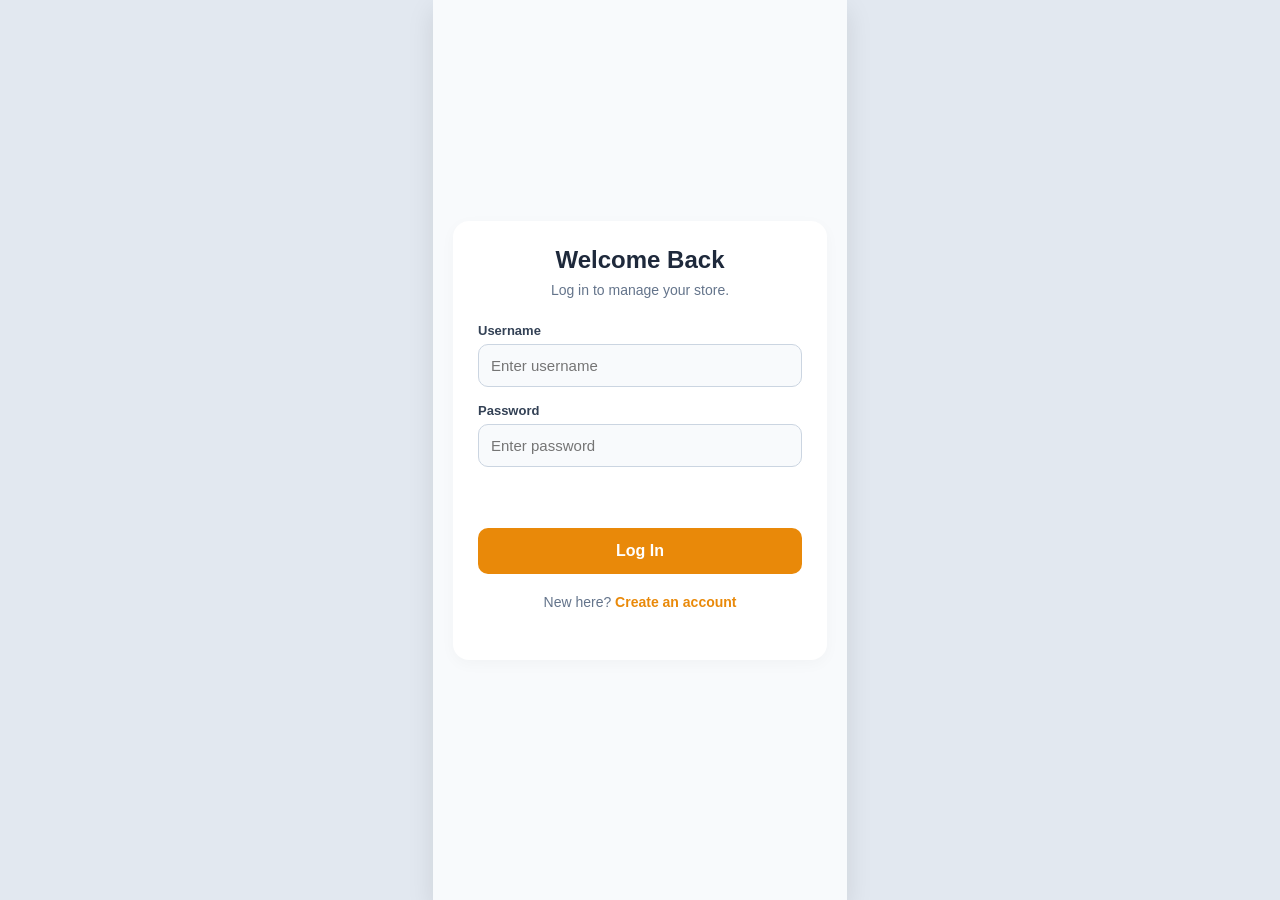
<file: index.html>
<!DOCTYPE html>
<html lang="en">
<head>
    <meta name="viewport" content="width=device-width, initial-scale=1.0">
    <title>Login - Bapbite</title>
    <link rel="stylesheet" href="styles.css">
</head>
<body>

    <div class="app-container">
        <div id="auth-section">
            <div class="card">
                <h1>Welcome Back</h1>
                <p>Log in to manage your store.</p>
                <div class="input-group">
                    <label>Username</label>
                    <input type="text" id="login-username" placeholder="Enter username">
                </div>
                <div class="input-group">
                    <label>Password</label>
                    <input type="password" id="login-password" placeholder="Enter password">
                </div>
                <p id="login-message" class="message"></p>
                <button class="action-btn" onclick="handleLogin()">Log In</button>
                
                <p class="toggle-text">New here? <a href="register.html" class="link">Create an account</a></p>
            </div>
        </div>
    </div>

    <script src="script.js"></script>
</body>
</html>
</file>
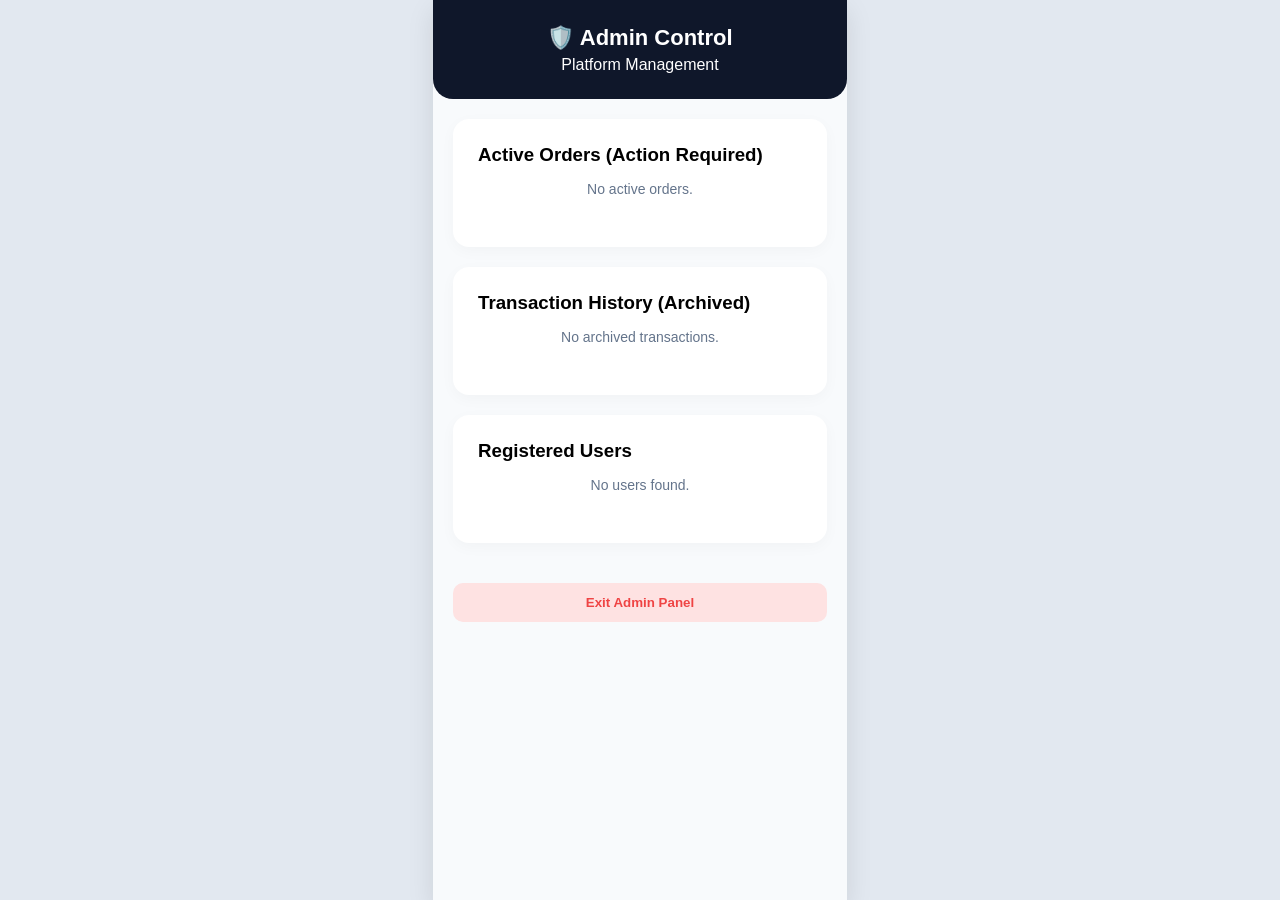
<file: admin.html>
<!DOCTYPE html>
<html lang="en">
<head>
    <meta name="viewport" content="width=device-width, initial-scale=1.0">
    <title>Admin Panel - Bapbite</title>
    <link rel="stylesheet" href="styles.css">
</head>
<body id="admin-page">

    <div class="app-container admin-container">
        <header class="admin-header">
            <h2>🛡️ Admin Control</h2>
            <p>Platform Management</p>
        </header>

        <main>
            <div class="card">
                <h3>Active Orders (Action Required)</h3>
                <ul id="admin-order-list" class="admin-list" style="margin-top: 15px;">
                    </ul>
            </div>

            <div class="card">
                <h3>Transaction History (Archived)</h3>
                <ul id="admin-history-list" class="admin-list" style="margin-top: 15px;">
                    </ul>
            </div>

            <div class="card">
                <h3>Registered Users</h3>
                <ul id="admin-user-list" class="admin-list" style="margin-top: 15px;">
                    </ul>
            </div>
            
            <button class="logout-btn" onclick="window.location.href='index.html'" style="margin-top: 20px;">Exit Admin Panel</button>
        </main>
    </div>

    <script src="script.js"></script>
</body>
</html>
</file>
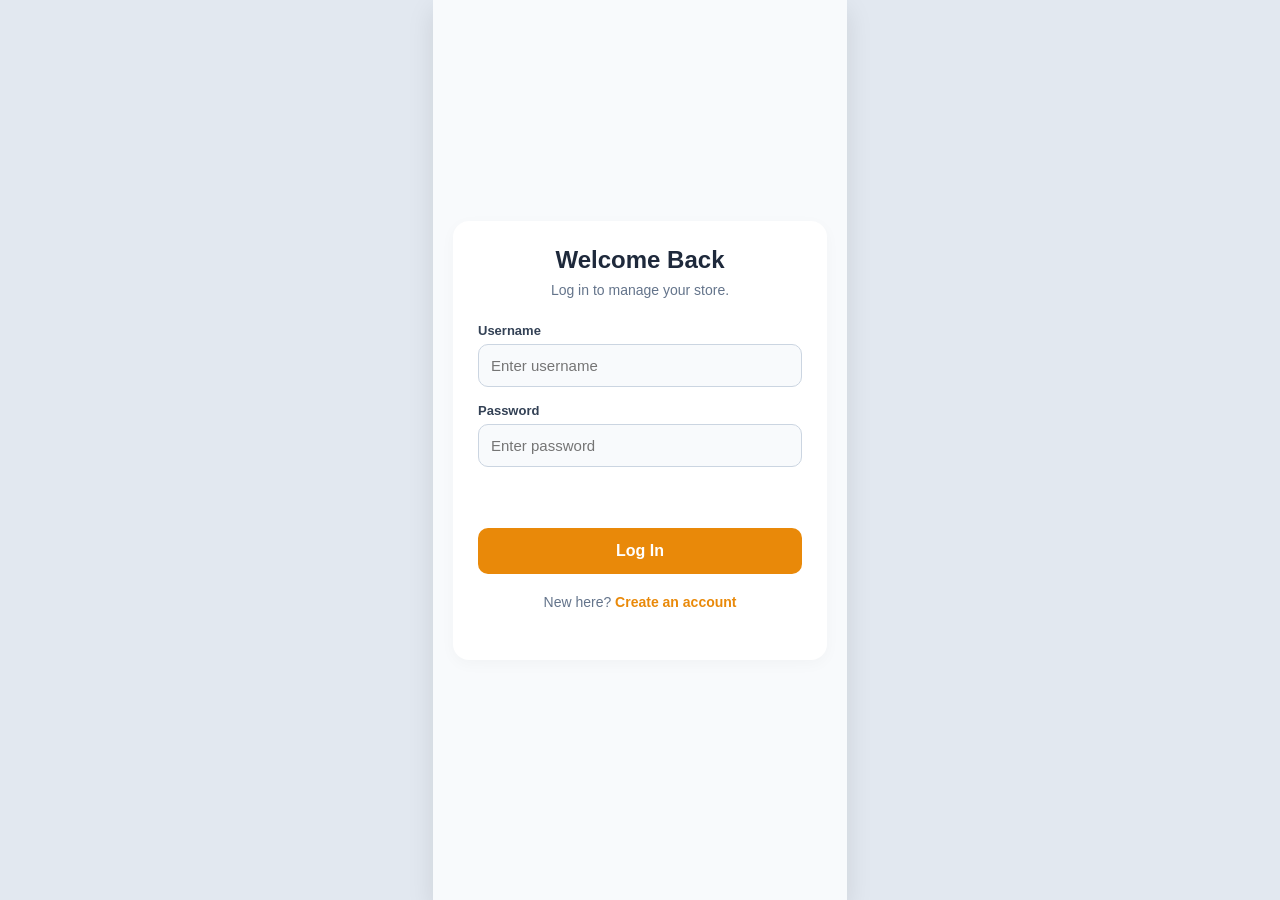
<file: dashboard.html>
<!DOCTYPE html>
<html lang="en">
<head>
    <meta charset="UTF-8">
    <meta name="viewport" content="width=device-width, initial-scale=1.0">
    <title>Dashboard - Bapbite</title>
    <link rel="stylesheet" href="styles.css">
</head>
<body id="dashboard-page">

    <div class="app-container">
        <header class="dash-header">
            <div class="header-info">
                <h2 id="user-greeting">Kamusta!</h2>
                <div class="shop-toggle-container" id="seller-toggle-ui" style="display: none;">
                    <label class="switch">
                        <input type="checkbox" id="shop-toggle" onchange="toggleShop()">
                        <span class="slider"></span>
                    </label>
                    <span id="shop-status-text" class="status-badge online">🟢 Open</span>
                </div>
            </div>
            <div style="display: flex; gap: 8px;">
                <button class="icon-btn" onclick="window.location.href='order.html'" title="View Cart">🛒</button>
                <button class="icon-btn" onclick="handleLogout()" title="Log Out">🚪</button>
            </div>
        </header>

        <main>
            <div id="upgrade-banner" class="upgrade-banner" style="display: none;">
                <div>
                    <h3>Start Selling on HariAlley</h3>
                    <p>Turn your recipes into income today.</p>
                </div>
                <button class="action-btn small-btn" onclick="setupShop()">Open Shop</button>
            </div>

            <div id="seller-dashboard" style="display: none; margin-bottom: 30px;">
                <h3 class="section-title">Shop Overview</h3>
                <div class="stats-grid">
                    <div class="stat-card gradient-green">
                        <p>Total Income</p>
                        <h2 id="stat-income">₱ 0.00</h2>
                    </div>
                    <div class="stat-card">
                        <p>Daily Views</p>
                        <h2>342 👀</h2>
                    </div>
                    <div class="stat-card full-width pending-card">
                        <div class="card-left">
                            <p>Active Orders</p>
                            <h2 class="text-orange" id="stat-pending">0 Orders</h2>
                        </div>
                    </div>
                </div>

                <h3 class="section-title">Active Customer Orders</h3>
                <div class="card">
                    <ul id="seller-order-list" class="item-list">
                        </ul>
                </div>

                <h3 class="section-title toggle-header" onclick="toggleVisibility('seller-history-container')">
                    Transaction History <span>▼</span>
                </h3>
                <div class="card" id="seller-history-container" style="display: none;">
                    <ul id="seller-history-list" class="item-list">
                        </ul>
                </div>

                <h3 class="section-title">Manage Menu</h3>
                <div class="card">
                    <div class="add-merch-form">
                        <input type="text" id="item-name" placeholder="Item Name (e.g., Combo A)">
                        <input type="number" id="item-price" placeholder="Price (₱)">
                        <button class="action-btn small-btn" onclick="addMerch()">Add</button>
                    </div>
                    <p id="merch-error" class="message error" style="display:none;"></p>
                    <ul id="merch-list" class="item-list"></ul>
                </div>
            </div>

            <div id="buyer-purchases-section" style="margin-bottom: 30px;">
                <h3 class="section-title">My Recent Purchases</h3>
                <div class="card">
                    <ul id="buyer-order-list" class="item-list"></ul>
                </div>
            </div>

            <div id="campus-feed-section">
                <h3 class="section-title">Local Sellers Merchandise</h3>
                <p id="feed-message" class="message success" style="display: none; margin-bottom: 10px;"></p>
                <div id="global-feed" class="feed-grid"></div>
            </div>
        </main>
    </div>

    <script src="script.js"></script>
</body>
</html>
</file>
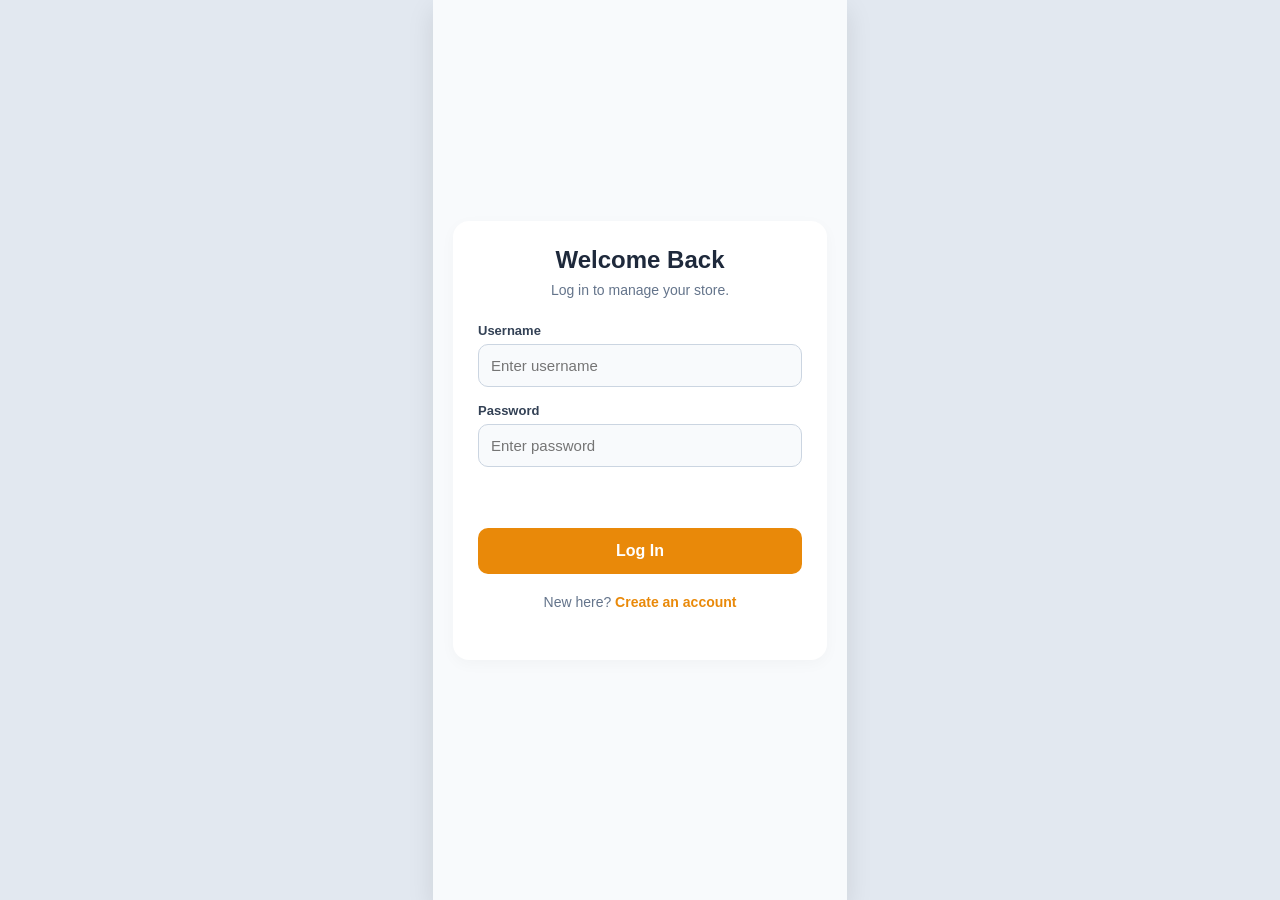
<file: login.html>
<!DOCTYPE html>
<html lang="en">
<head>
    <meta name="viewport" content="width=device-width, initial-scale=1.0">
    <title>Login - Bapbite</title>
    <link rel="stylesheet" href="styles.css">
</head>
<body>

    <div class="app-container">
        <div id="auth-section">
            <div class="card">
                <h1>Welcome Back</h1>
                <p>Log in to manage your store.</p>
                <div class="input-group">
                    <label>Username</label>
                    <input type="text" id="login-username" placeholder="Enter username">
                </div>
                <div class="input-group">
                    <label>Password</label>
                    <input type="password" id="login-password" placeholder="Enter password">
                </div>
                <p id="login-message" class="message"></p>
                <button class="action-btn" onclick="handleLogin()">Log In</button>
                
                <p class="toggle-text">New here? <a href="register.html" class="link">Create an account</a></p>
            </div>
        </div>
    </div>

    <script src="script.js"></script>
</body>
</html>
</file>
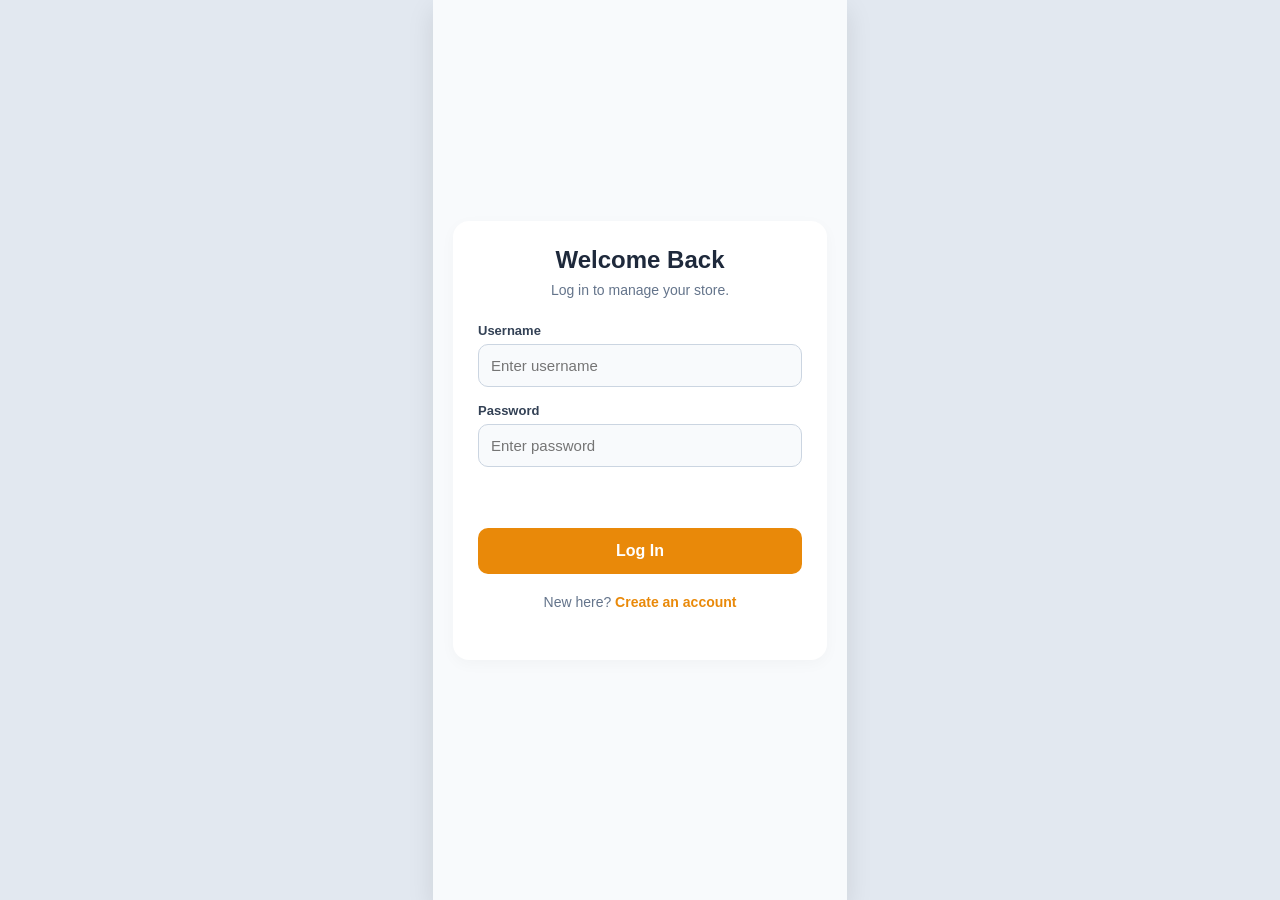
<file: order.html>
<!DOCTYPE html>
<html lang="en">
<head>
    <meta name="viewport" content="width=device-width, initial-scale=1.0">
    <title>My Order - Bapbite</title>
    <link rel="stylesheet" href="styles.css">
</head>
<body id="order-page">

    <div class="app-container">
        <header class="dash-header">
            <div class="header-info">
                <h2>🛒 My Cart</h2>
            </div>
            <button class="icon-btn" onclick="window.location.href='dashboard.html'" title="Back to Dashboard">🔙</button>
        </header>

        <main>
            <div id="cart-container" class="card" style="margin-top: 10px;">
                <ul id="cart-list" class="item-list">
                    </ul>
                
                <div class="cart-total-section">
                    <h3>Total: <span id="cart-total" class="text-green">₱0.00</span></h3>
                </div>

                <button class="action-btn" id="checkout-btn" onclick="processCheckout()" style="margin-top: 15px;">Place Order</button>
            </div>
            
            <p id="order-message" class="message" style="display: none;"></p>
        </main>
    </div>

    <script src="script.js"></script>
</body>
</html>
</file>
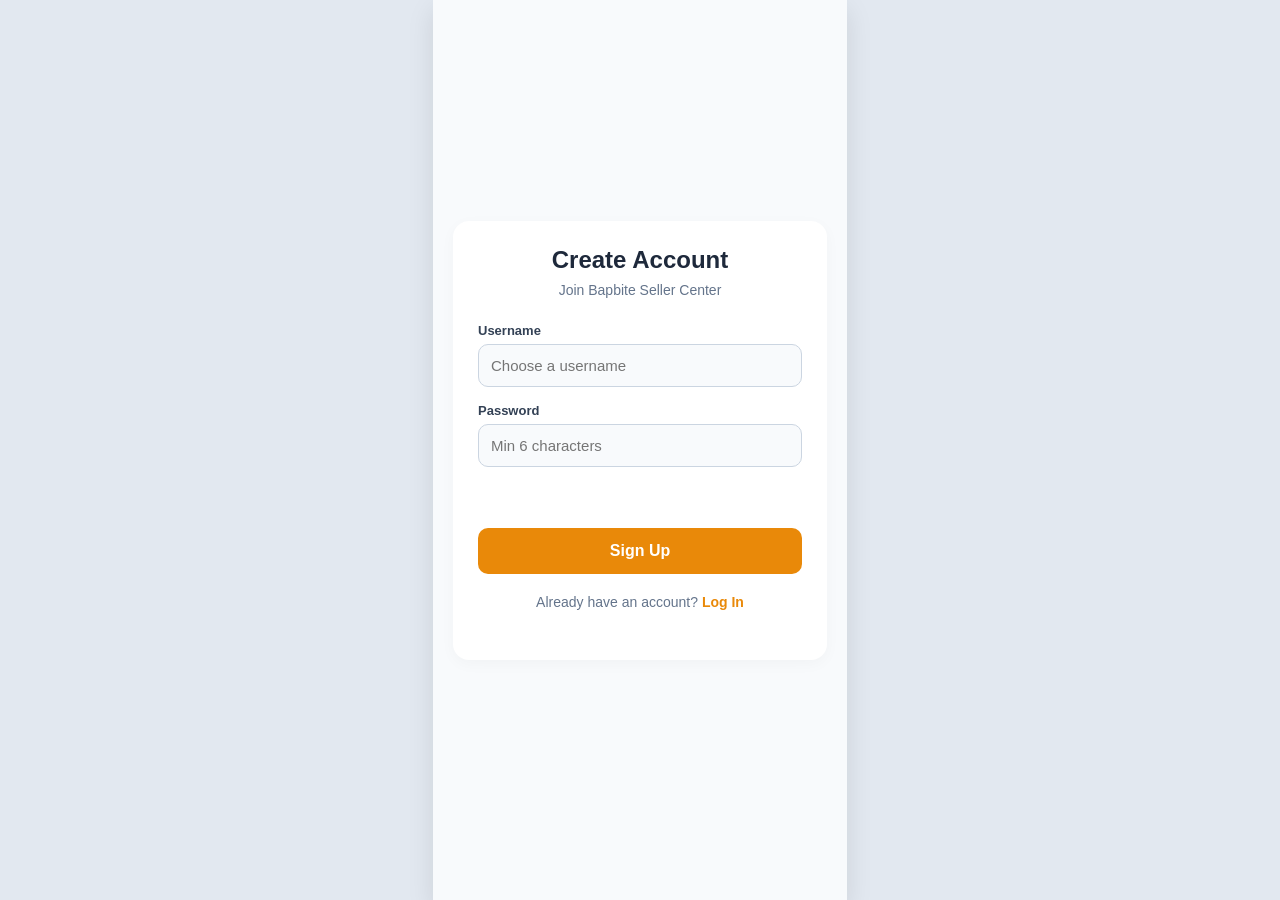
<file: register.html>
<!DOCTYPE html>
<html lang="en">
<head>
    <meta name="viewport" content="width=device-width, initial-scale=1.0">
    <title>Register - Bapbite</title>
    <link rel="stylesheet" href="styles.css">
</head>
<body>

    <div class="app-container">
        <div id="auth-section">
            <div class="card">
                <h1>Create Account</h1>
                <p>Join Bapbite Seller Center</p>
                <div class="input-group">
                    <label>Username</label>
                    <input type="text" id="reg-username" placeholder="Choose a username">
                </div>
                <div class="input-group">
                    <label>Password</label>
                    <input type="password" id="reg-password" placeholder="Min 6 characters">
                </div>
                <p id="reg-message" class="message"></p>
                <button class="action-btn" onclick="handleRegister()">Sign Up</button>
                
                <p class="toggle-text">Already have an account? <a href="index.html" class="link">Log In</a></p>
            </div>
        </div>
    </div>

    <script src="script.js"></script>
</body>
</html>
</file>
<file: styles.css>
* { box-sizing: border-box; margin: 0; padding: 0; font-family: 'Segoe UI', Tahoma, Geneva, Verdana, sans-serif; }

body { background-color: #e2e8f0; display: flex; justify-content: center; min-height: 100vh; }

.app-container {
    width: 100%; max-width: 414px; min-height: 100vh;
    background-color: #f8fafc; display: flex; flex-direction: column; position: relative;
    box-shadow: 0 10px 25px rgba(0,0,0,0.1); overflow-x: hidden;
}

#auth-section { display: flex; justify-content: center; align-items: center; height: 100vh; padding: 20px; }
.card { background: #FFF; padding: 25px; border-radius: 16px; box-shadow: 0 4px 15px rgba(0,0,0,0.03); width: 100%; margin-bottom: 20px;}
.card h1 { font-size: 24px; color: #1e293b; margin-bottom: 8px; text-align: center; }
.card p { font-size: 14px; color: #64748b; margin-bottom: 25px; text-align: center; }

.input-group { margin-bottom: 16px; }
.input-group label { display: block; font-size: 13px; font-weight: bold; margin-bottom: 6px; color: #334155; }
.input-group input, .add-merch-form input {
    width: 100%; padding: 12px; border: 1px solid #cbd5e1; border-radius: 10px; font-size: 15px; background: #f8fafc;
}


.input-group input:focus, .add-merch-form input:focus { 
    outline: none; 
    border-color: #e98909; 
    background: #fff; 
    box-shadow: 0 0 0 3px rgba(233, 137, 9, 0.15); 
}


.action-btn { width: 100%; padding: 14px; background-color: #e98909; color: white; border: none; border-radius: 10px; font-size: 16px; font-weight: 600; cursor: pointer; transition: 0.2s; }
.action-btn:hover { background-color: #c77205; }
.small-btn { width: auto; padding: 10px 20px; font-size: 14px; }


.outline-btn { background: transparent; border: 2px solid #e98909; color: #e98909; }
.icon-btn { background: #f1f5f9; border: none; font-size: 20px; padding: 10px; border-radius: 50%; cursor: pointer; }
.logout-btn { background: #fee2e2; color: #ef4444; border: none; padding: 12px; border-radius: 10px; font-weight: bold; cursor: pointer; width: 100%;}

.toggle-text { margin-top: 20px; text-align: center; font-size: 14px; color: #64748b;}


.link { color: #e98909; font-weight: 600; cursor: pointer; text-decoration: none; }
.link:hover { text-decoration: underline; }

.message { font-size: 14px; font-weight: 600; text-align: center; margin-bottom: 15px; padding: 10px; border-radius: 8px;}
.error { background: #fee2e2; color: #ef4444; }


.success { background: #fef3c7; color: #d97706; }

.dash-header { background: #FFF; padding: 25px 20px; display: flex; justify-content: space-between; align-items: flex-start; border-bottom: 1px solid #e2e8f0; border-radius: 0 0 20px 20px; box-shadow: 0 4px 10px rgba(0,0,0,0.02);}
header h2 { font-size: 22px; color: #0f172a; margin-bottom: 5px;}
.shop-toggle-container { display: flex; align-items: center; gap: 10px; margin-top: 8px;}

.switch { position: relative; display: inline-block; width: 46px; height: 24px; }
.switch input { opacity: 0; width: 0; height: 0; }
.slider { position: absolute; cursor: pointer; top: 0; left: 0; right: 0; bottom: 0; background-color: #cbd5e1; transition: .4s; border-radius: 34px; }
.slider:before { position: absolute; content: ""; height: 18px; width: 18px; left: 3px; bottom: 3px; background-color: white; transition: .4s; border-radius: 50%; }


input:checked + .slider { background-color: #e98909; }
input:checked + .slider:before { transform: translateX(22px); }

.status-badge { font-size: 13px; font-weight: 600; padding: 4px 10px; border-radius: 20px; }


.status-badge.online { background: #fef3c7; color: #d97706; }
.status-badge.offline { background: #e2e8f0; color: #64748b; }

main { padding: 20px; }
.section-title { font-size: 16px; color: #334155; margin-bottom: 12px; font-weight: 700;}

.stats-grid { display: grid; grid-template-columns: 1fr 1fr; gap: 15px; margin-bottom: 30px; }
.stat-card { background: #FFF; padding: 20px; border-radius: 16px; box-shadow: 0 4px 10px rgba(0,0,0,0.03); display: flex; flex-direction: column; justify-content: center;}
.stat-card.full-width { grid-column: span 2; flex-direction: row; justify-content: space-between; align-items: center;}
.stat-card p { font-size: 13px; color: #64748b; margin-bottom: 5px; font-weight: 600;}
.stat-card h2 { font-size: 24px; color: #0f172a; }


.gradient-green { background: linear-gradient(135deg, #e98909, #c77205); color: white;}
.gradient-green p, .gradient-green h2 { color: white; }
.text-orange { color: #e98909 !important; }

.add-merch-form { display: flex; gap: 10px; margin-bottom: 15px; }
.item-list { list-style: none; margin-top: 15px; }
.item-list li { display: flex; justify-content: space-between; align-items: center; padding: 15px; background: #f8fafc; border: 1px solid #e2e8f0; border-radius: 12px; margin-bottom: 8px;}
.delete-btn { background: #fee2e2; border: none; color: #ef4444; cursor: pointer; font-weight: bold; width: 30px; height: 30px; border-radius: 8px; display: flex; justify-content: center; align-items: center;}

.admin-header { background: #0f172a; color: white; padding: 25px; text-align: center; border-radius: 0 0 20px 20px;}
.admin-header h2 { color: white; }
.admin-list { list-style: none; }
.admin-list li { background: #f8fafc; border: 1px solid #e2e8f0; margin-bottom: 15px; padding: 15px; border-radius: 12px;}
.user-details { margin-bottom: 10px; }
.user-details strong { font-size: 16px; color: #0f172a; }
.badge { font-size: 11px; padding: 3px 8px; border-radius: 10px; font-weight: bold; text-transform: uppercase; margin-left: 5px;}


.b-active { background: #fef3c7; color: #d97706; }
.b-halted { background: #fef3c7; color: #d97706; }
.b-terminated { background: #fee2e2; color: #ef4444; }
.admin-actions { display: flex; gap: 10px; margin-top: 10px;}
.admin-btn { flex: 1; padding: 8px; border: none; border-radius: 6px; font-size: 13px; font-weight: bold; cursor: pointer;}
.btn-halt { background: #f59e0b; color: white; }
.btn-term { background: #ef4444; color: white; }


.btn-restore { background: #e98909; color: white; }
.btn-restore:hover { background: #c77205; }

.cart-total-section {
    display: flex;
    justify-content: flex-end;
    margin-top: 20px;
    padding-top: 15px;
    border-top: 2px dashed #e2e8f0;
}
.cart-total-section h3 {
    font-size: 18px;
    color: #0f172a;
}
.cart-total-section span {
    font-weight: 800;
}
.badge-pending { background: #fef3c7; color: #d97706; padding: 3px 8px; border-radius: 10px; font-size: 11px; font-weight: bold; text-transform: uppercase;}
.badge-verified { background: #dbeafe; color: #2563eb; padding: 3px 8px; border-radius: 10px; font-size: 11px; font-weight: bold; text-transform: uppercase;}

.badge-completed { background: #fef3c7; color: #e98909; padding: 3px 8px; border-radius: 10px; font-size: 11px; font-weight: bold; text-transform: uppercase;}
.badge-cancelled { background: #fee2e2; color: #ef4444; padding: 3px 8px; border-radius: 10px; font-size: 11px; font-weight: bold; text-transform: uppercase;}

.order-box { border-bottom: 1px solid #e2e8f0; padding-bottom: 15px; margin-bottom: 15px;}
.order-box:last-child { border-bottom: none; margin-bottom: 0; padding-bottom: 0;}

.toggle-header {
    cursor: pointer;
    display: flex;
    justify-content: space-between;
    align-items: center;
    user-select: none;
    transition: color 0.2s;
}

.toggle-header:hover { color: #e98909; }

.seller-group-header {
    background: #f1f5f9; 
    padding: 12px; 
    border-radius: 8px; 
    cursor: pointer; 
    font-weight: bold; 
    margin-bottom: 8px; 
    display: flex; 
    justify-content: space-between;
    transition: background 0.2s;
}
.seller-group-header:hover { background: #e2e8f0; }

.nested-history { 
    margin-left: 10px; 
    border-left: 2px solid #cbd5e1; 
    padding-left: 10px; 
    margin-bottom: 20px; 
}
</file>
